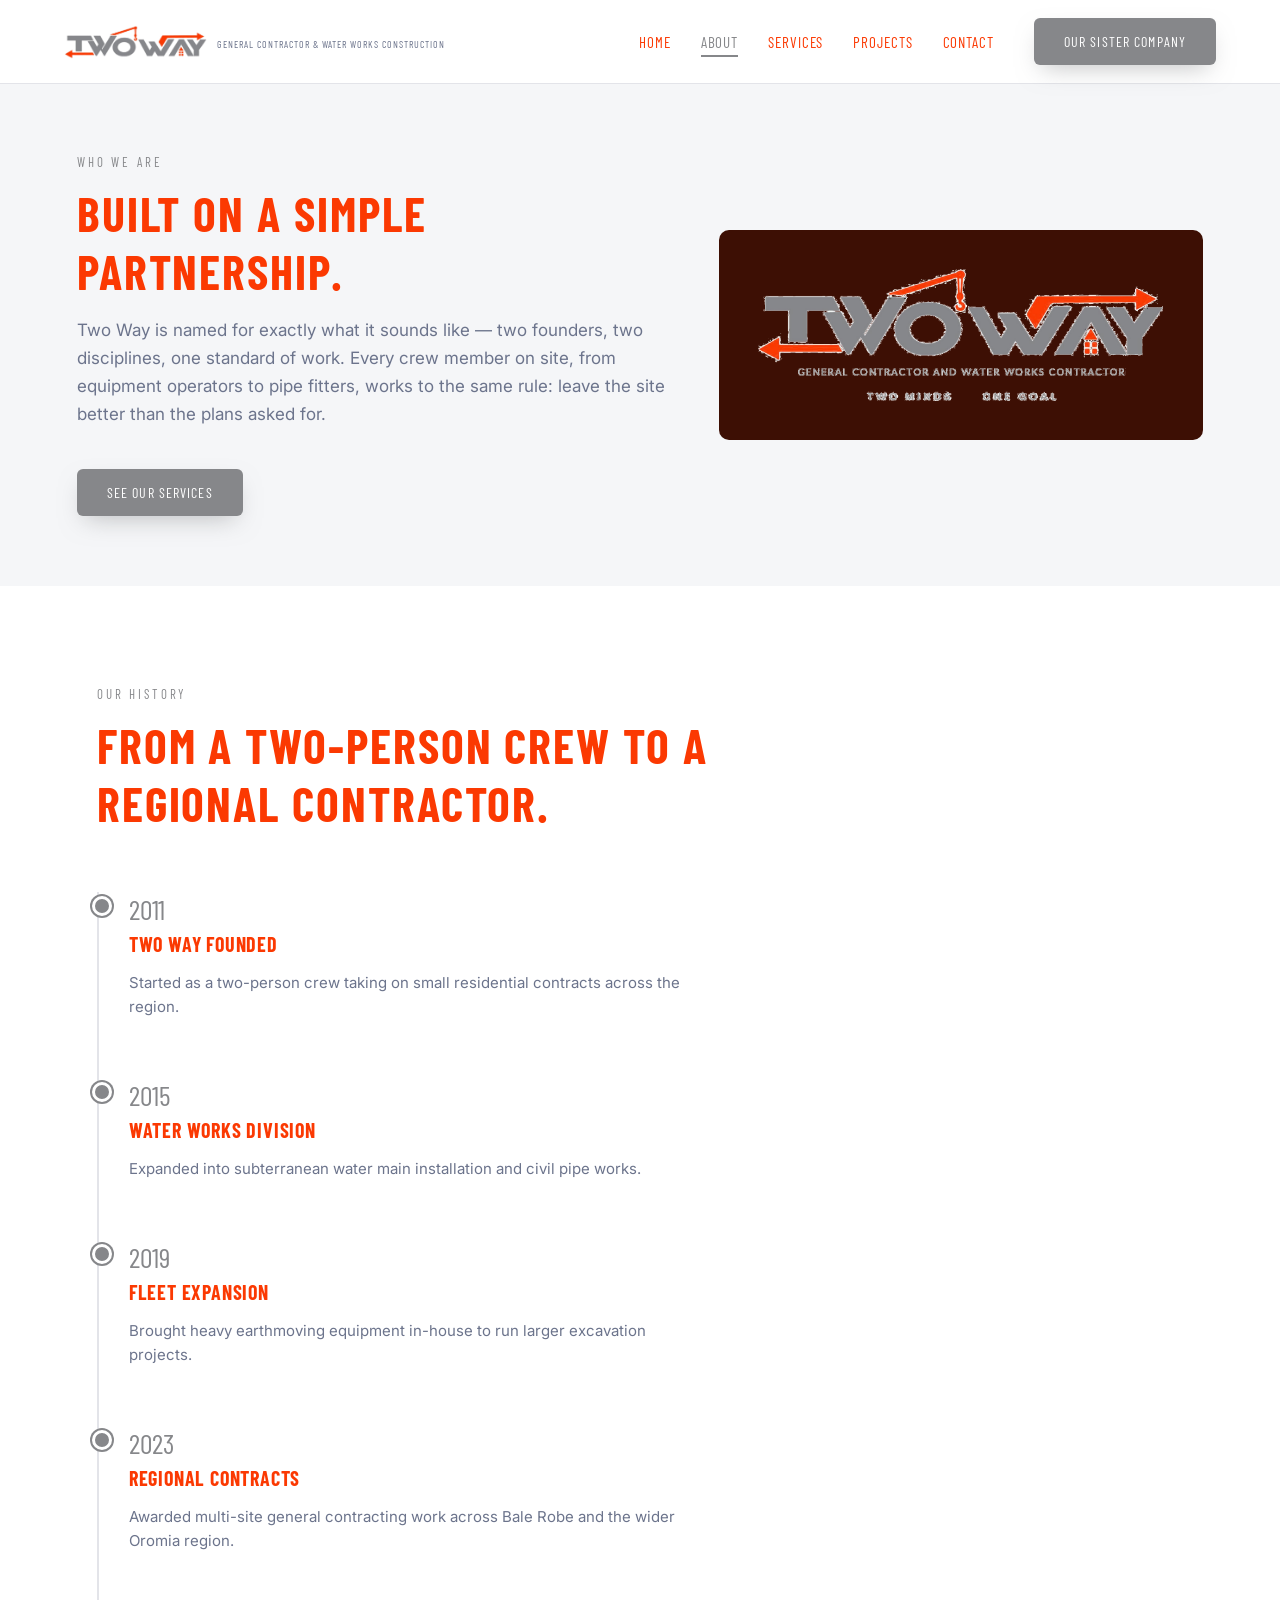
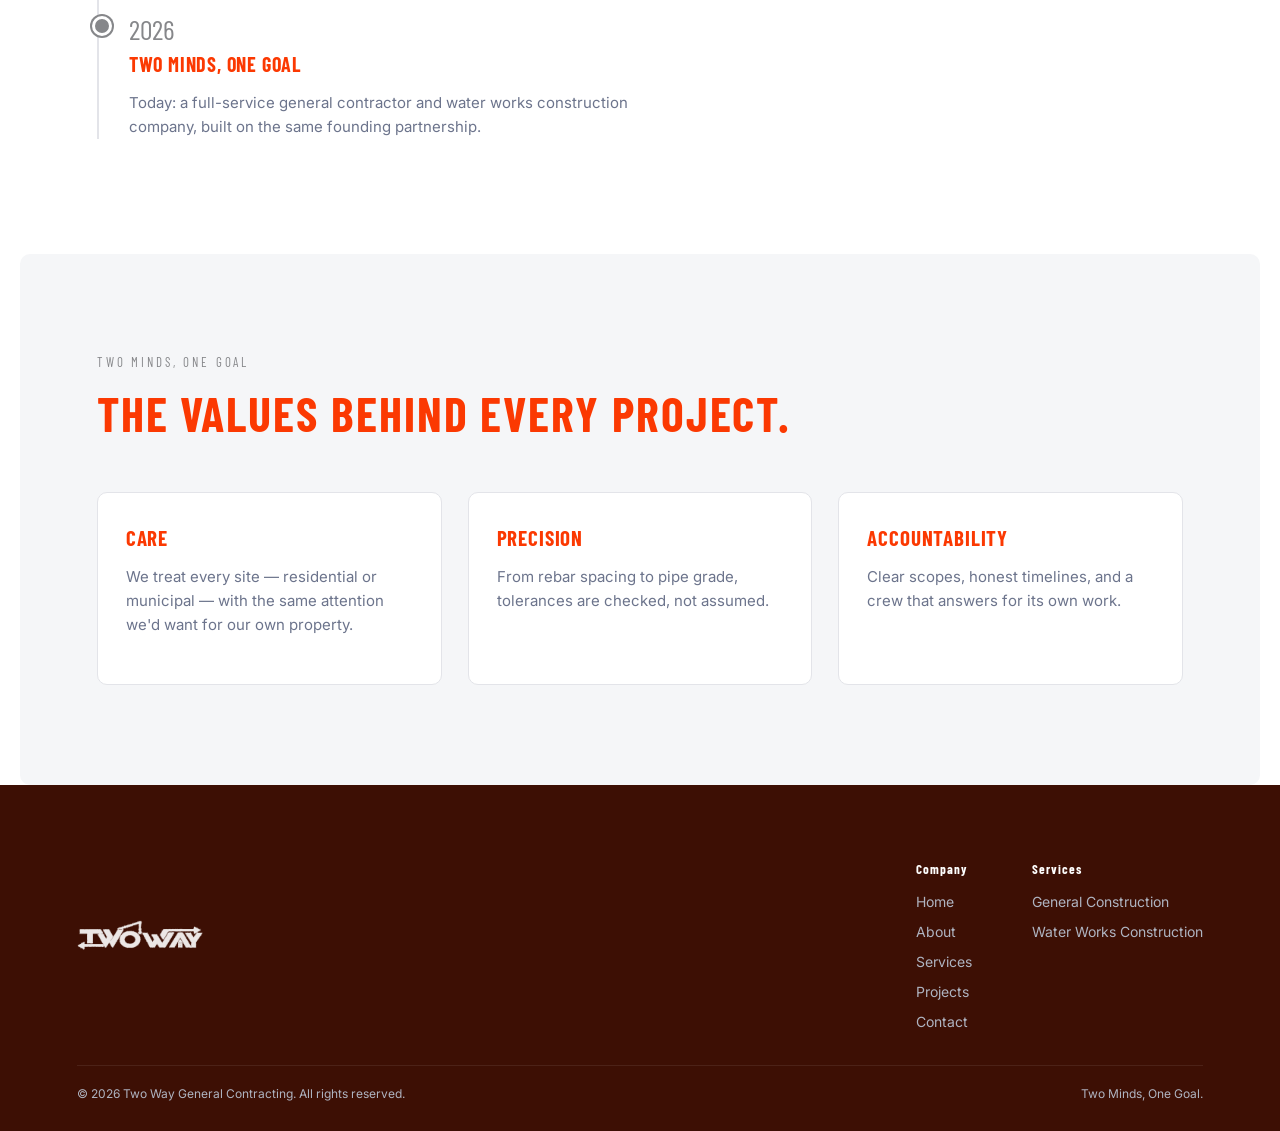
<file: about.html>
<!DOCTYPE html>
<html lang="en">
<head>
<meta charset="UTF-8">
<meta name="viewport" content="width=device-width, initial-scale=1">
<title>About | Two Way</title>
<meta name="description" content="Two Way's history — from a two-person crew to a full regional general contractor.">
<link rel="preconnect" href="https://fonts.googleapis.com">
<link href="https://fonts.googleapis.com/css2?family=Barlow+Condensed:wght@500;600;700&family=Inter:wght@400;500;600&display=swap" rel="stylesheet">
<link rel="stylesheet" href="css/styles.css">
</head>
<body>

<header class="site-header">
  <a href="index.html" class="brand">
    <img src="assets/images/logo.png" alt="Two Way logo">
    <div class="brand__text">
      <span class="brand__tag">GENERAL CONTRACTOR &amp; WATER WORKS CONSTRUCTION</span>
    </div>
  </a>
  <nav class="nav">
    <ul class="nav__list">
      <li><a href="index.html">Home</a></li>
      <li><a href="about.html" aria-current="page">About</a></li>
      <li><a href="services.html">Services</a></li>
      <li><a href="projects.html">Projects</a></li>
      <li><a href="contact.html">Contact</a></li>
      <li class="nav__list-cta"><a href="narmss.html" class="btn btn--primary">Our Sister Company</a></li>
    </ul>
    <a href="narmss.html" class="btn btn--primary nav__cta">Our Sister Company</a>
    <button class="nav__toggle" aria-label="Toggle navigation" aria-expanded="false">
      <span></span><span></span><span></span>
    </button>
  </nav>
</header>

<main>
  <section class="about-hero">
    <div class="about-hero__grid">
      <div>
        <span class="eyebrow reveal">Who we are</span>
        <h1 class="section__title reveal">Built on a simple partnership.</h1>
        <p class="section__lede reveal">Two Way is named for exactly what it sounds like — two founders, two disciplines, one standard of work. Every crew member on site, from equipment operators to pipe fitters, works to the same rule: leave the site better than the plans asked for.</p>
        <a href="services.html" class="btn btn--primary reveal" style="margin-top:24px;">See Our Services</a>
      </div>
      <img src="assets/images/logo-full.png" alt="Two Way — General Contractor & Water Works Construction, Two Minds One Goal" class="reveal" style="background:var(--navy-deep); padding:36px; border-radius:var(--radius);">
    </div>
  </section>

  <section class="section">
    <span class="eyebrow reveal">Our history</span>
    <h2 class="section__title reveal">From a two-person crew to a regional contractor.</h2>

    <div class="timeline">
      <div class="timeline__item reveal">
        <span class="timeline__year">2011</span>
        <h3>Two Way Founded</h3>
        <p>Started as a two-person crew taking on small residential contracts across the region.</p>
      </div>
      <div class="timeline__item reveal">
        <span class="timeline__year">2015</span>
        <h3>Water Works Division</h3>
        <p>Expanded into subterranean water main installation and civil pipe works.</p>
      </div>
      <div class="timeline__item reveal">
        <span class="timeline__year">2019</span>
        <h3>Fleet Expansion</h3>
        <p>Brought heavy earthmoving equipment in-house to run larger excavation projects.</p>
      </div>
      <div class="timeline__item reveal">
        <span class="timeline__year">2023</span>
        <h3>Regional Contracts</h3>
        <p>Awarded multi-site general contracting work across Bale Robe and the wider Oromia region.</p>
      </div>
      <div class="timeline__item reveal">
        <span class="timeline__year">2026</span>
        <h3>Two Minds, One Goal</h3>
        <p>Today: a full-service general contractor and water works construction company, built on the same founding partnership.</p>
      </div>
    </div>
  </section>

  <section class="section section--alt">
    <span class="eyebrow reveal">Two minds, one goal</span>
    <h2 class="section__title reveal">The values behind every project.</h2>
    <div class="grid">
      <div class="card reveal">
        <h3>Care</h3>
        <p>We treat every site — residential or municipal — with the same attention we'd want for our own property.</p>
        <div class="card__bar"></div>
      </div>
      <div class="card reveal">
        <h3>Precision</h3>
        <p>From rebar spacing to pipe grade, tolerances are checked, not assumed.</p>
        <div class="card__bar"></div>
      </div>
      <div class="card reveal">
        <h3>Accountability</h3>
        <p>Clear scopes, honest timelines, and a crew that answers for its own work.</p>
        <div class="card__bar"></div>
      </div>
    </div>
  </section>
</main>

<footer class="site-footer">
  <div class="site-footer__row">
    <div class="site-footer__brand">
      <img src="assets/images/logo.png" alt="Two Way logo" style="filter:brightness(0) invert(1); opacity:.9;">
    </div>
    <div class="site-footer__cols">
      <div class="site-footer__col">
        <h5>Company</h5>
        <ul>
          <li><a href="index.html">Home</a></li>
          <li><a href="about.html">About</a></li>
          <li><a href="services.html">Services</a></li>
          <li><a href="projects.html">Projects</a></li>
          <li><a href="contact.html">Contact</a></li>
        </ul>
      </div>
      <div class="site-footer__col">
        <h5>Services</h5>
        <ul>
          <li><a href="services.html">General Construction</a></li>
          <li><a href="services.html">Water Works Construction</a></li>
        </ul>
      </div>
    </div>
  </div>
  <div class="site-footer__bottom">
    <span>&copy; 2026 Two Way General Contracting. All rights reserved.</span>
    <span>Two Minds, One Goal.</span>
  </div>
</footer>

<script src="js/main.js"></script>
</body>
</html>
</file>
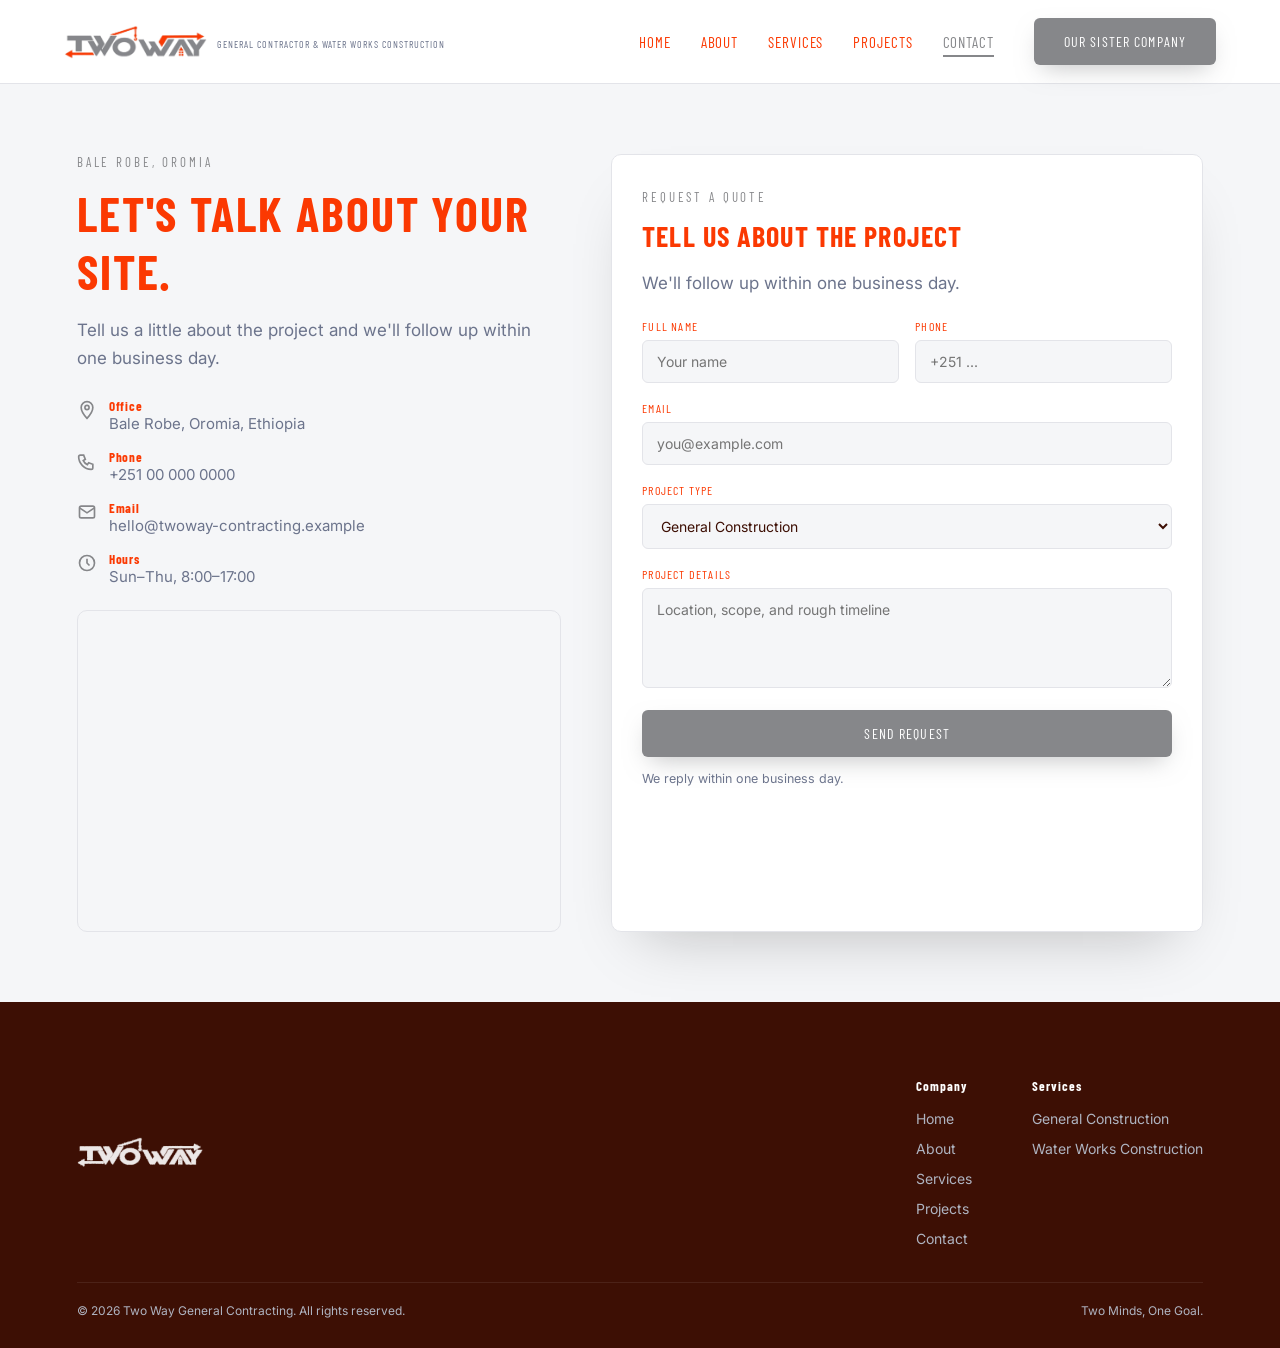
<file: contact.html>
<!DOCTYPE html>
<html lang="en">
<head>
<meta charset="UTF-8">
<meta name="viewport" content="width=device-width, initial-scale=1">
<title>Contact | Two Way</title>
<meta name="description" content="Get in touch with Two Way General Contracting & Water Works Construction, Bale Robe, Oromia, Ethiopia.">
<link rel="preconnect" href="https://fonts.googleapis.com">
<link href="https://fonts.googleapis.com/css2?family=Barlow+Condensed:wght@500;600;700&family=Inter:wght@400;500;600&display=swap" rel="stylesheet">
<link rel="stylesheet" href="css/styles.css">
</head>
<body>

<header class="site-header">
  <a href="index.html" class="brand">
    <img src="assets/images/logo.png" alt="Two Way logo">
    <div class="brand__text">
      <span class="brand__tag">GENERAL CONTRACTOR &amp; WATER WORKS CONSTRUCTION</span>
    </div>
  </a>
  <nav class="nav">
    <ul class="nav__list">
      <li><a href="index.html">Home</a></li>
      <li><a href="about.html">About</a></li>
      <li><a href="services.html">Services</a></li>
      <li><a href="projects.html">Projects</a></li>
      <li><a href="contact.html" aria-current="page">Contact</a></li>
      <li class="nav__list-cta"><a href="narmss.html" class="btn btn--primary">Our Sister Company</a></li>
    </ul>
    <a href="narmss.html" class="btn btn--primary nav__cta">Our Sister Company</a>
    <button class="nav__toggle" aria-label="Toggle navigation" aria-expanded="false">
      <span></span><span></span><span></span>
    </button>
  </nav>
</header>

<main>
  <section class="contact-hero">
    <div class="contact-grid">
      <div class="contact-info reveal">
        <span class="eyebrow">Bale Robe, Oromia</span>
        <h1 class="section__title">Let's talk about your site.</h1>
        <p class="section__lede">Tell us a little about the project and we'll follow up within one business day.</p>
        <ul>
          <li>
            <span class="contact-info__icon"><svg viewBox="0 0 24 24" fill="none"><path d="M12 22s7-7.5 7-13a7 7 0 1 0-14 0c0 5.5 7 13 7 13z" stroke="#86878A" stroke-width="2"/><circle cx="12" cy="9" r="2.5" stroke="#86878A" stroke-width="2"/></svg></span>
            <span><b>Office</b>Bale Robe, Oromia, Ethiopia</span>
          </li>
          <li>
            <span class="contact-info__icon"><svg viewBox="0 0 24 24" fill="none"><path d="M4 5h4l2 5-2.5 1.5a11 11 0 0 0 5 5L14 14l5 2v4a2 2 0 0 1-2 2C9 22 2 15 2 7a2 2 0 0 1 2-2z" stroke="#86878A" stroke-width="2"/></svg></span>
            <span><b>Phone</b>+251 00 000 0000</span>
          </li>
          <li>
            <span class="contact-info__icon"><svg viewBox="0 0 24 24" fill="none"><rect x="3" y="5" width="18" height="14" rx="2" stroke="#86878A" stroke-width="2"/><path d="M3 7l9 6 9-6" stroke="#86878A" stroke-width="2"/></svg></span>
            <span><b>Email</b>hello@twoway-contracting.example</span>
          </li>
          <li>
            <span class="contact-info__icon"><svg viewBox="0 0 24 24" fill="none"><circle cx="12" cy="12" r="9" stroke="#86878A" stroke-width="2"/><path d="M12 7v5l3 3" stroke="#86878A" stroke-width="2"/></svg></span>
            <span><b>Hours</b>Sun&ndash;Thu, 8:00&ndash;17:00</span>
          </li>
        </ul>
        <div class="map-embed">
          <iframe title="Two Way office location — Bale Robe" loading="lazy" src="https://www.google.com/maps?q=Bale%20Robe,Oromia,Ethiopia&output=embed"></iframe>
        </div>
      </div>

      <form class="contact-panel reveal" id="contact-form">
        <span class="eyebrow">Request a Quote</span>
        <h2 class="section__title" style="font-size:28px;">Tell us about the project</h2>
        <p class="section__lede" style="margin-bottom:6px;">We'll follow up within one business day.</p>

        <div class="field-row" style="margin-top:22px;">
          <div class="field">
            <label for="name">Full Name</label>
            <input id="name" name="name" type="text" required placeholder="Your name">
          </div>
          <div class="field">
            <label for="phone">Phone</label>
            <input id="phone" name="phone" type="tel" placeholder="+251 ...">
          </div>
        </div>
        <div class="field">
          <label for="email">Email</label>
          <input id="email" name="email" type="email" required placeholder="you@example.com">
        </div>
        <div class="field">
          <label for="type">Project Type</label>
          <select id="type" name="type">
            <option>General Construction</option>
            <option>Water Works Construction</option>
            <option>Both</option>
          </select>
        </div>
        <div class="field">
          <label for="scope">Project Details</label>
          <textarea id="scope" name="scope" required placeholder="Location, scope, and rough timeline"></textarea>
        </div>

        <button type="submit" class="btn btn--primary" style="width:100%; justify-content:center;">Send Request</button>
        <p class="form-note">We reply within one business day.</p>
      </form>
    </div>
  </section>
</main>

<footer class="site-footer">
  <div class="site-footer__row">
    <div class="site-footer__brand">
      <img src="assets/images/logo.png" alt="Two Way logo" style="filter:brightness(0) invert(1); opacity:.9;">
    </div>
    <div class="site-footer__cols">
      <div class="site-footer__col">
        <h5>Company</h5>
        <ul>
          <li><a href="index.html">Home</a></li>
          <li><a href="about.html">About</a></li>
          <li><a href="services.html">Services</a></li>
          <li><a href="projects.html">Projects</a></li>
          <li><a href="contact.html">Contact</a></li>
        </ul>
      </div>
      <div class="site-footer__col">
        <h5>Services</h5>
        <ul>
          <li><a href="services.html">General Construction</a></li>
          <li><a href="services.html">Water Works Construction</a></li>
        </ul>
      </div>
    </div>
  </div>
  <div class="site-footer__bottom">
    <span>&copy; 2026 Two Way General Contracting. All rights reserved.</span>
    <span>Two Minds, One Goal.</span>
  </div>
</footer>

<script src="js/main.js"></script>
</body>
</html>
</file>
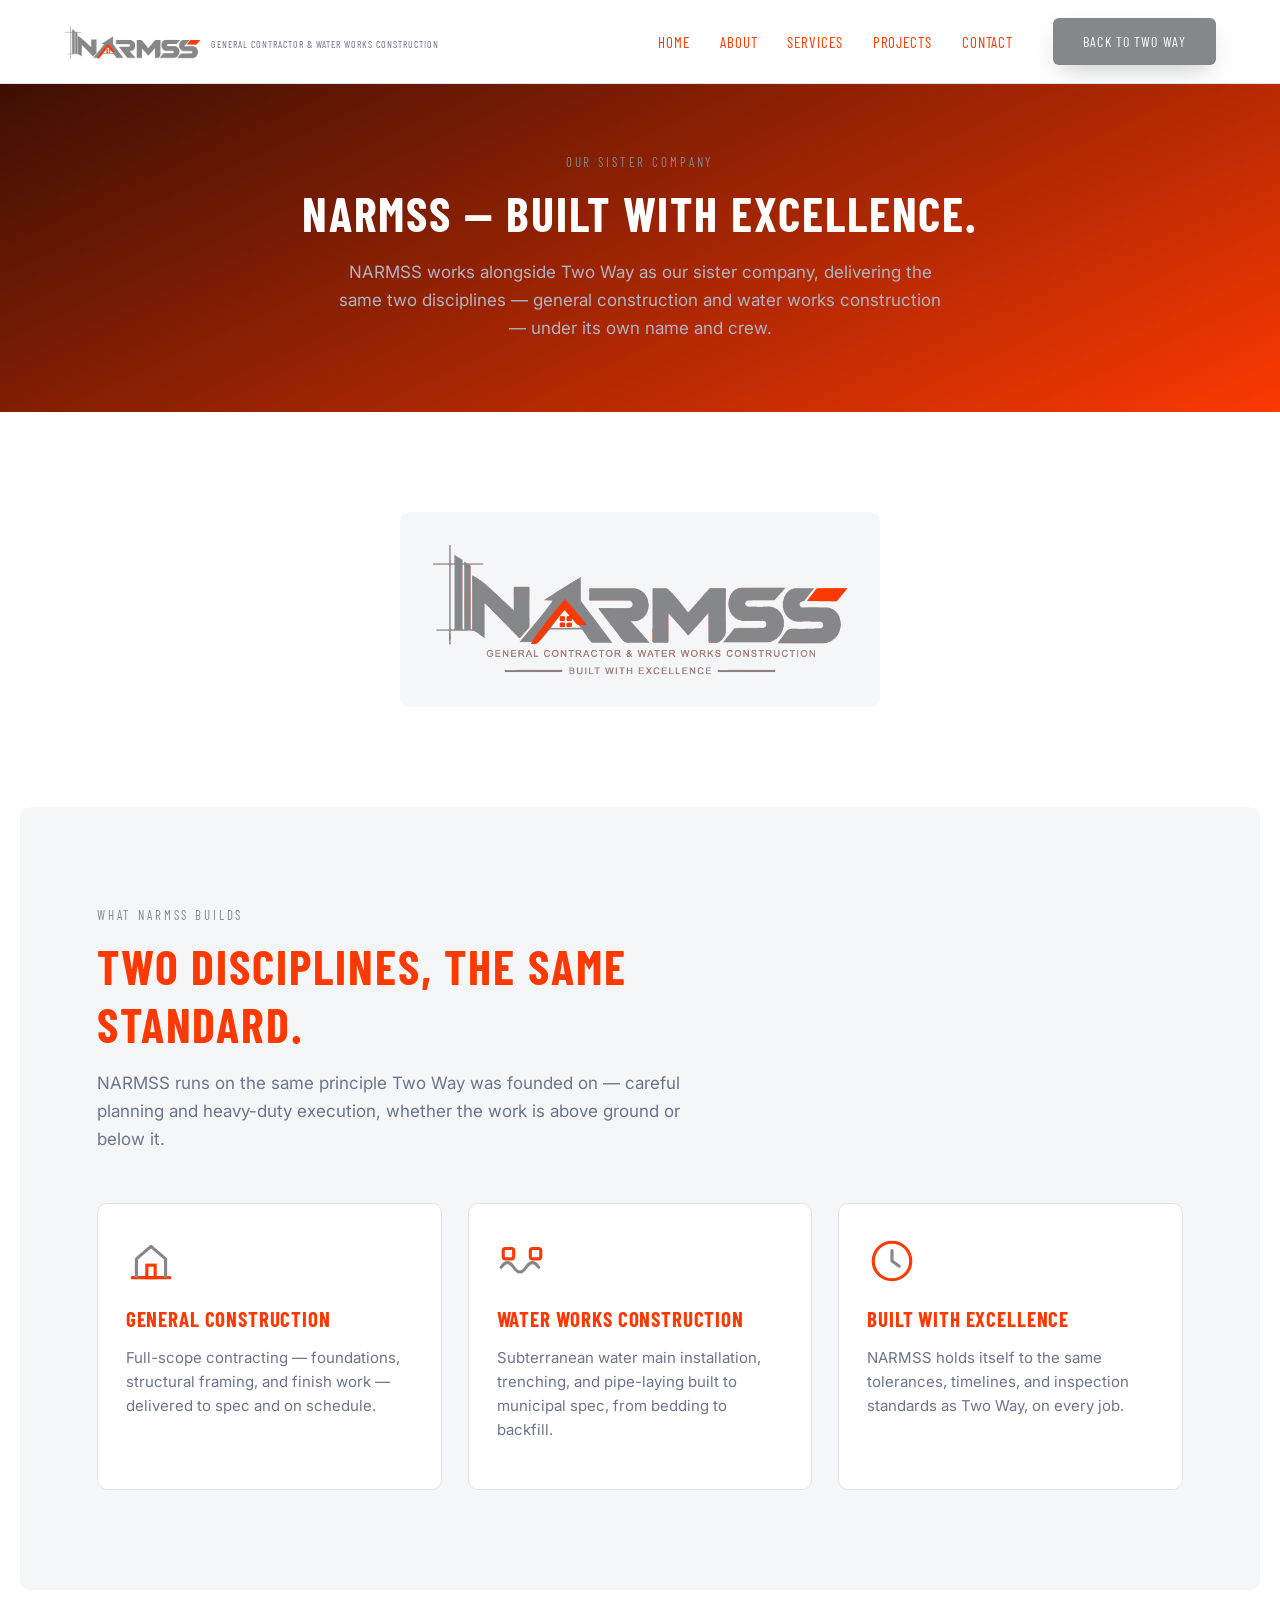
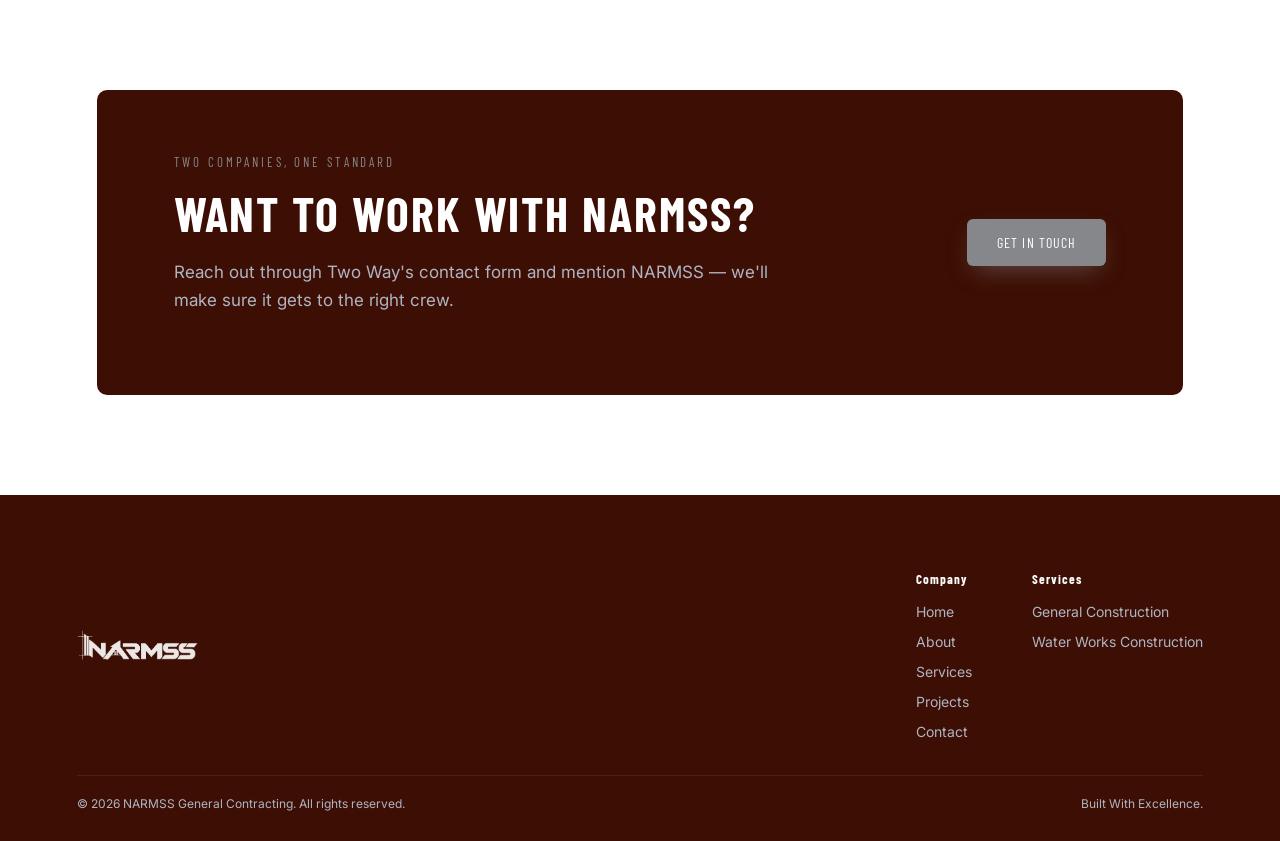
<file: narmss.html>
<!DOCTYPE html>
<html lang="en">
<head>
<meta charset="UTF-8">
<meta name="viewport" content="width=device-width, initial-scale=1">
<title>NARMSS | Our Sister Company</title>
<meta name="description" content="NARMSS — Two Way's sister company. General Contractor and Water Works Construction, built with excellence.">
<link rel="preconnect" href="https://fonts.googleapis.com">
<link href="https://fonts.googleapis.com/css2?family=Barlow+Condensed:wght@500;600;700&family=Inter:wght@400;500;600&display=swap" rel="stylesheet">
<link rel="stylesheet" href="css/styles.css">
</head>
<body>

<header class="site-header">
  <a href="narmss.html" class="brand">
    <img src="assets/images/narmss-logo(1).png" alt="NARMSS logo">
    <div class="brand__text">
      <span class="brand__tag">GENERAL CONTRACTOR &amp; WATER WORKS CONSTRUCTION</span>
    </div>
  </a>
  <nav class="nav">
    <ul class="nav__list">
      <li><a href="index.html">Home</a></li>
      <li><a href="about.html">About</a></li>
      <li><a href="services.html">Services</a></li>
      <li><a href="projects.html">Projects</a></li>
      <li><a href="contact.html">Contact</a></li>
      <li class="nav__list-cta"><a href="index.html" class="btn btn--primary">Back to Two Way</a></li>
    </ul>
    <a href="index.html" class="btn btn--primary nav__cta">Back to Two Way</a>
    <button class="nav__toggle" aria-label="Toggle navigation" aria-expanded="false">
      <span></span><span></span><span></span>
    </button>
  </nav>
</header>

<main>
  <section class="services-hero">
    <span class="eyebrow reveal">Our sister company</span>
    <h1 class="section__title reveal">NARMSS — Built With Excellence.</h1>
    <p class="section__lede reveal">NARMSS works alongside Two Way as our sister company, delivering the same two disciplines — general construction and water works construction — under its own name and crew.</p>
  </section>

  <section class="section">
    <div class="about-hero__grid" style="grid-template-columns: 1fr; justify-items: center; text-align: center;">
      <img src="assets/images/narmss-logo-full.png" alt="NARMSS — General Contractor &amp; Water Works Construction, Built With Excellence" class="reveal" style="max-width: 480px; width: 100%; background: var(--grey-100); padding: 30px; border-radius: var(--radius);">
    </div>
  </section>

  <section class="section section--alt">
    <span class="eyebrow reveal">What NARMSS builds</span>
    <h2 class="section__title reveal">Two disciplines, the same standard.</h2>
    <p class="section__lede reveal">NARMSS runs on the same principle Two Way was founded on — careful planning and heavy-duty execution, whether the work is above ground or below it.</p>

    <div class="grid">
      <div class="card reveal">
        <div class="card__icon">
          <svg viewBox="0 0 48 48" fill="none" xmlns="http://www.w3.org/2000/svg">
            <path d="M6 40h36" stroke="#FB3902" stroke-width="3" stroke-linecap="round"/>
            <path d="M10 40V22l14-12 14 12v18" stroke="#86878A" stroke-width="3" stroke-linejoin="round"/>
            <rect x="20" y="28" width="8" height="12" stroke="#FB3902" stroke-width="3"/>
          </svg>
        </div>
        <h3>General Construction</h3>
        <p>Full-scope contracting — foundations, structural framing, and finish work — delivered to spec and on schedule.</p>
        <div class="card__bar"></div>
      </div>
      <div class="card reveal">
        <div class="card__icon">
          <svg viewBox="0 0 48 48" fill="none" xmlns="http://www.w3.org/2000/svg">
            <path d="M4 30c4-6 8-6 12 0s8 6 12 0 8-6 12 0" stroke="#86878A" stroke-width="3" stroke-linecap="round"/>
            <rect x="6" y="12" width="10" height="10" rx="2" stroke="#FB3902" stroke-width="3"/>
            <rect x="32" y="12" width="10" height="10" rx="2" stroke="#FB3902" stroke-width="3"/>
          </svg>
        </div>
        <h3>Water Works Construction</h3>
        <p>Subterranean water main installation, trenching, and pipe-laying built to municipal spec, from bedding to backfill.</p>
        <div class="card__bar"></div>
      </div>
      <div class="card reveal">
        <div class="card__icon">
          <svg viewBox="0 0 48 48" fill="none" xmlns="http://www.w3.org/2000/svg">
            <circle cx="24" cy="24" r="18" stroke="#FB3902" stroke-width="3"/>
            <path d="M24 14v10l7 5" stroke="#86878A" stroke-width="3" stroke-linecap="round" stroke-linejoin="round"/>
          </svg>
        </div>
        <h3>Built With Excellence</h3>
        <p>NARMSS holds itself to the same tolerances, timelines, and inspection standards as Two Way, on every job.</p>
        <div class="card__bar"></div>
      </div>
    </div>
  </section>

  <section class="section">
    <div class="cta-band reveal">
      <div class="cta-band__inner">
        <div>
          <span class="eyebrow">Two companies, one standard</span>
          <h2 class="section__title">Want to work with NARMSS?</h2>
          <p class="section__lede">Reach out through Two Way's contact form and mention NARMSS — we'll make sure it gets to the right crew.</p>
        </div>
        <a href="contact.html" class="btn btn--primary">Get in Touch</a>
      </div>
    </div>
  </section>
</main>

<footer class="site-footer">
  <div class="site-footer__row">
    <div class="site-footer__brand">
      <img src="assets/images/narmss-logo(1).png" alt="NARMSS logo" style="filter:brightness(0) invert(1); opacity:.9;">
    </div>
    <div class="site-footer__cols">
      <div class="site-footer__col">
        <h5>Company</h5>
        <ul>
          <li><a href="index.html">Home</a></li>
          <li><a href="about.html">About</a></li>
          <li><a href="services.html">Services</a></li>
          <li><a href="projects.html">Projects</a></li>
          <li><a href="contact.html">Contact</a></li>
        </ul>
      </div>
      <div class="site-footer__col">
        <h5>Services</h5>
        <ul>
          <li><a href="services.html">General Construction</a></li>
          <li><a href="services.html">Water Works Construction</a></li>
        </ul>
      </div>
    </div>
  </div>
  <div class="site-footer__bottom">
    <span>&copy; 2026 NARMSS General Contracting. All rights reserved.</span>
    <span>Built With Excellence.</span>
  </div>
</footer>

<script src="js/main.js"></script>
</body>
</html>
</file>
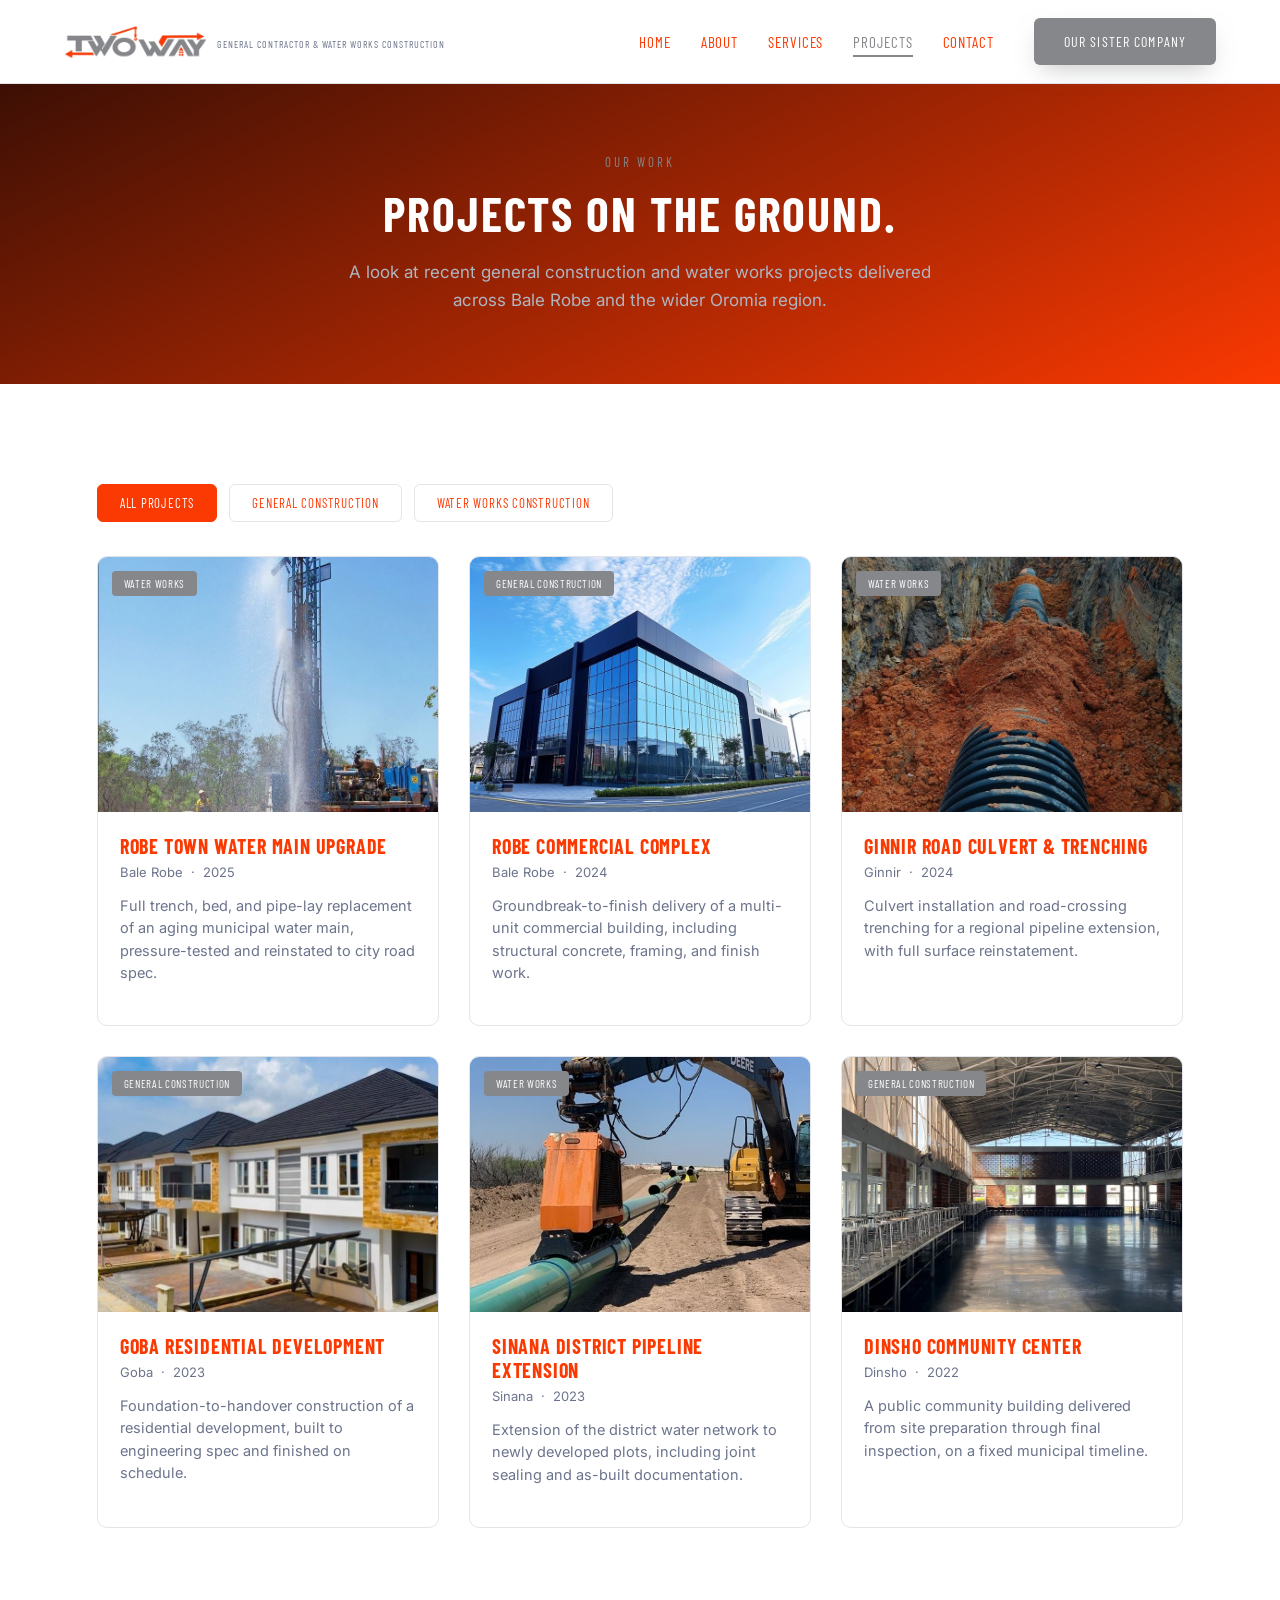
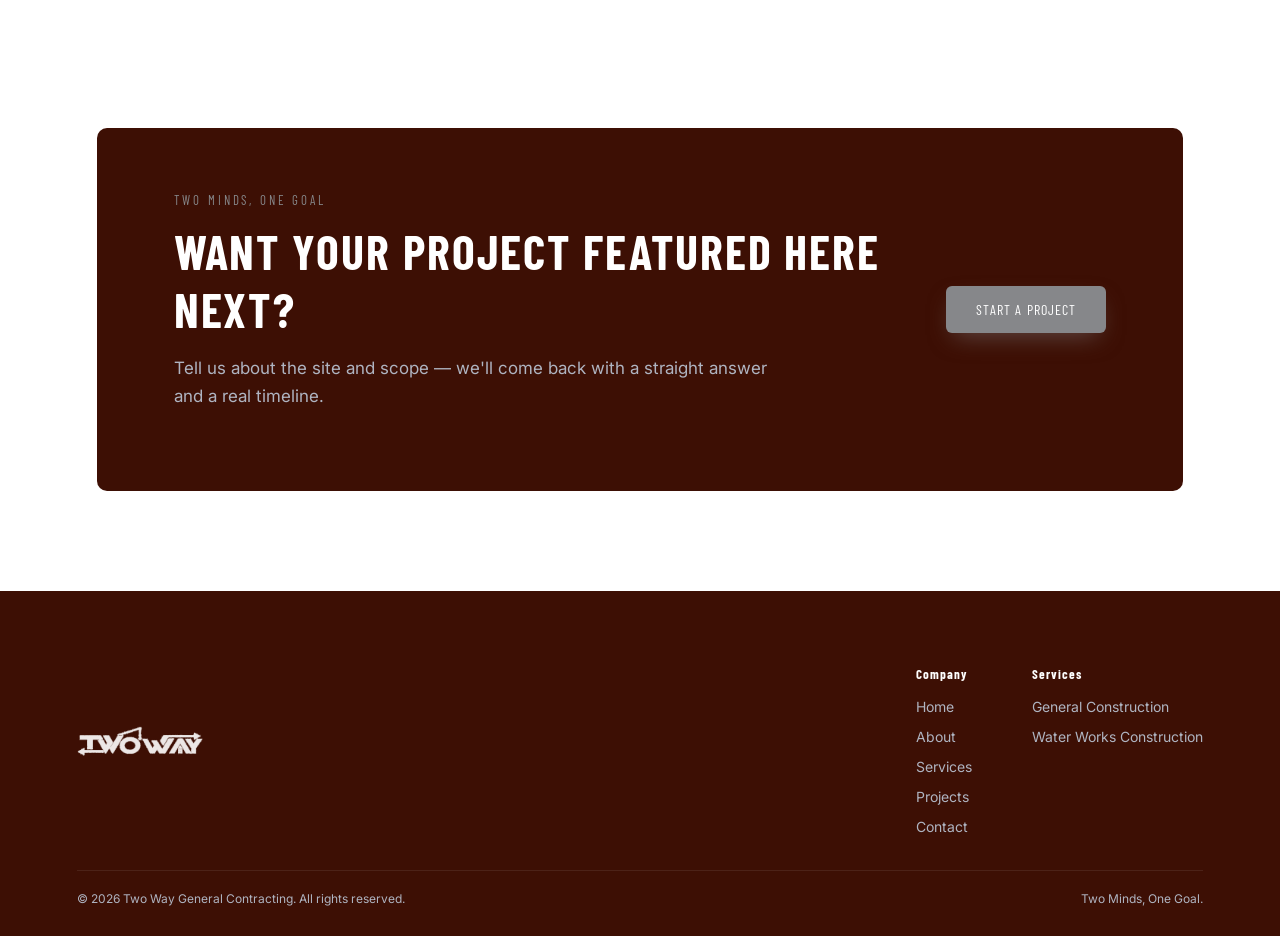
<file: projects.html>
<!DOCTYPE html>
<html lang="en">
<head>
<meta charset="UTF-8">
<meta name="viewport" content="width=device-width, initial-scale=1">
<title>Projects | Two Way</title>
<meta name="description" content="Recent Two Way projects — general construction and water works construction across Bale Robe and the Oromia region.">
<link rel="preconnect" href="https://fonts.googleapis.com">
<link href="https://fonts.googleapis.com/css2?family=Barlow+Condensed:wght@500;600;700&family=Inter:wght@400;500;600&display=swap" rel="stylesheet">
<link rel="stylesheet" href="css/styles.css">
</head>
<body>

<header class="site-header">
  <a href="index.html" class="brand">
    <img src="assets/images/logo.png" alt="Two Way logo">
    <div class="brand__text">
      <span class="brand__tag">GENERAL CONTRACTOR &amp; WATER WORKS CONSTRUCTION</span>
    </div>
  </a>
  <nav class="nav">
    <ul class="nav__list">
      <li><a href="index.html">Home</a></li>
      <li><a href="about.html">About</a></li>
      <li><a href="services.html">Services</a></li>
      <li><a href="projects.html" aria-current="page">Projects</a></li>
      <li><a href="contact.html">Contact</a></li>
      <li class="nav__list-cta"><a href="narmss.html" class="btn btn--primary">Our Sister Company</a></li>
    </ul>
    <a href="narmss.html" class="btn btn--primary nav__cta">Our Sister Company</a>
    <button class="nav__toggle" aria-label="Toggle navigation" aria-expanded="false">
      <span></span><span></span><span></span>
    </button>
  </nav>
</header>

<main>
  <section class="services-hero">
    <span class="eyebrow reveal">Our work</span>
    <h1 class="section__title reveal">Projects on the ground.</h1>
    <p class="section__lede reveal">A look at recent general construction and water works projects delivered across Bale Robe and the wider Oromia region.</p>
  </section>

  <section class="section">
    <div class="filter-bar reveal">
      <button class="filter-btn active" data-filter="all" type="button">All Projects</button>
      <button class="filter-btn" data-filter="general" type="button">General Construction</button>
      <button class="filter-btn" data-filter="water" type="button">Water Works Construction</button>
    </div>

    <div class="project-grid">
      <article class="project-card reveal" data-category="water">
        <div class="project-card__img">
          <span class="project-card__tag">Water Works</span>
          <img src="assets/images/303289356178838341.jpeg" alt="Robe Town water main upgrade construction site" loading="lazy">
        </div>
        <div class="project-card__body">
          <h3>Robe Town Water Main Upgrade</h3>
          <div class="project-card__meta"><span>Bale Robe</span>&middot;<span>2025</span></div>
          <p class="desc">Full trench, bed, and pipe-lay replacement of an aging municipal water main, pressure-tested and reinstated to city road spec.</p>
        </div>
      </article>

      <article class="project-card reveal" data-category="general">
        <div class="project-card__img">
          <span class="project-card__tag">General Construction</span>
          <img src="assets/images/🏗️ Revolutionizing Auto Retail in the USA with a Modern Steel 4S Shop! 🏗️.jpeg" alt="Robe commercial complex under construction" loading="lazy">
        </div>
        <div class="project-card__body">
          <h3>Robe Commercial Complex</h3>
          <div class="project-card__meta"><span>Bale Robe</span>&middot;<span>2024</span></div>
          <p class="desc">Groundbreak-to-finish delivery of a multi-unit commercial building, including structural concrete, framing, and finish work.</p>
        </div>
      </article>

      <article class="project-card reveal" data-category="water">
        <div class="project-card__img">
          <span class="project-card__tag">Water Works</span>
          <img src="assets/images/869617009290461518.jpeg" alt="Ginnir road culvert and trenching works" loading="lazy">
        </div>
        <div class="project-card__body">
          <h3>Ginnir Road Culvert &amp; Trenching</h3>
          <div class="project-card__meta"><span>Ginnir</span>&middot;<span>2024</span></div>
          <p class="desc">Culvert installation and road-crossing trenching for a regional pipeline extension, with full surface reinstatement.</p>
        </div>
      </article>

      <article class="project-card reveal" data-category="general">
        <div class="project-card__img">
          <span class="project-card__tag">General Construction</span>
          <img src="assets/images/590534569909367808.jpeg" alt="Goba residential development" loading="lazy">
        </div>
        <div class="project-card__body">
          <h3>Goba Residential Development</h3>
          <div class="project-card__meta"><span>Goba</span>&middot;<span>2023</span></div>
          <p class="desc">Foundation-to-handover construction of a residential development, built to engineering spec and finished on schedule.</p>
        </div>
      </article>

      <article class="project-card reveal" data-category="water">
        <div class="project-card__img">
          <span class="project-card__tag">Water Works</span>
          <img src="assets/images/Some place in NM.jpeg" alt="Sinana district pipeline extension" loading="lazy">
        </div>
        <div class="project-card__body">
          <h3>Sinana District Pipeline Extension</h3>
          <div class="project-card__meta"><span>Sinana</span>&middot;<span>2023</span></div>
          <p class="desc">Extension of the district water network to newly developed plots, including joint sealing and as-built documentation.</p>
        </div>
      </article>

      <article class="project-card reveal" data-category="general">
        <div class="project-card__img">
          <span class="project-card__tag">General Construction</span>
          <img src="assets/images/Idea 4179708_ Community Center by Urban Precinct….jpeg" alt="Dinsho community center construction" loading="lazy">
        </div>
        <div class="project-card__body">
          <h3>Dinsho Community Center</h3>
          <div class="project-card__meta"><span>Dinsho</span>&middot;<span>2022</span></div>
          <p class="desc">A public community building delivered from site preparation through final inspection, on a fixed municipal timeline.</p>
        </div>
      </article>
    </div>
  </section>

  <section class="section">
    <div class="cta-band reveal">
      <div class="cta-band__inner">
        <div>
          <span class="eyebrow">Two minds, one goal</span>
          <h2 class="section__title">Want your project featured here next?</h2>
          <p class="section__lede">Tell us about the site and scope — we'll come back with a straight answer and a real timeline.</p>
        </div>
        <a href="contact.html" class="btn btn--primary">Start a Project</a>
      </div>
    </div>
  </section>
</main>

<footer class="site-footer">
  <div class="site-footer__row">
    <div class="site-footer__brand">
      <img src="assets/images/logo.png" alt="Two Way logo" style="filter:brightness(0) invert(1); opacity:.9;">
    </div>
    <div class="site-footer__cols">
      <div class="site-footer__col">
        <h5>Company</h5>
        <ul>
          <li><a href="index.html">Home</a></li>
          <li><a href="about.html">About</a></li>
          <li><a href="services.html">Services</a></li>
          <li><a href="projects.html">Projects</a></li>
          <li><a href="contact.html">Contact</a></li>
        </ul>
      </div>
      <div class="site-footer__col">
        <h5>Services</h5>
        <ul>
          <li><a href="services.html">General Construction</a></li>
          <li><a href="services.html">Water Works Construction</a></li>
        </ul>
      </div>
    </div>
  </div>
  <div class="site-footer__bottom">
    <span>&copy; 2026 Two Way General Contracting. All rights reserved.</span>
    <span>Two Minds, One Goal.</span>
  </div>
</footer>

<script src="js/main.js"></script>
</body>
</html>
</file>
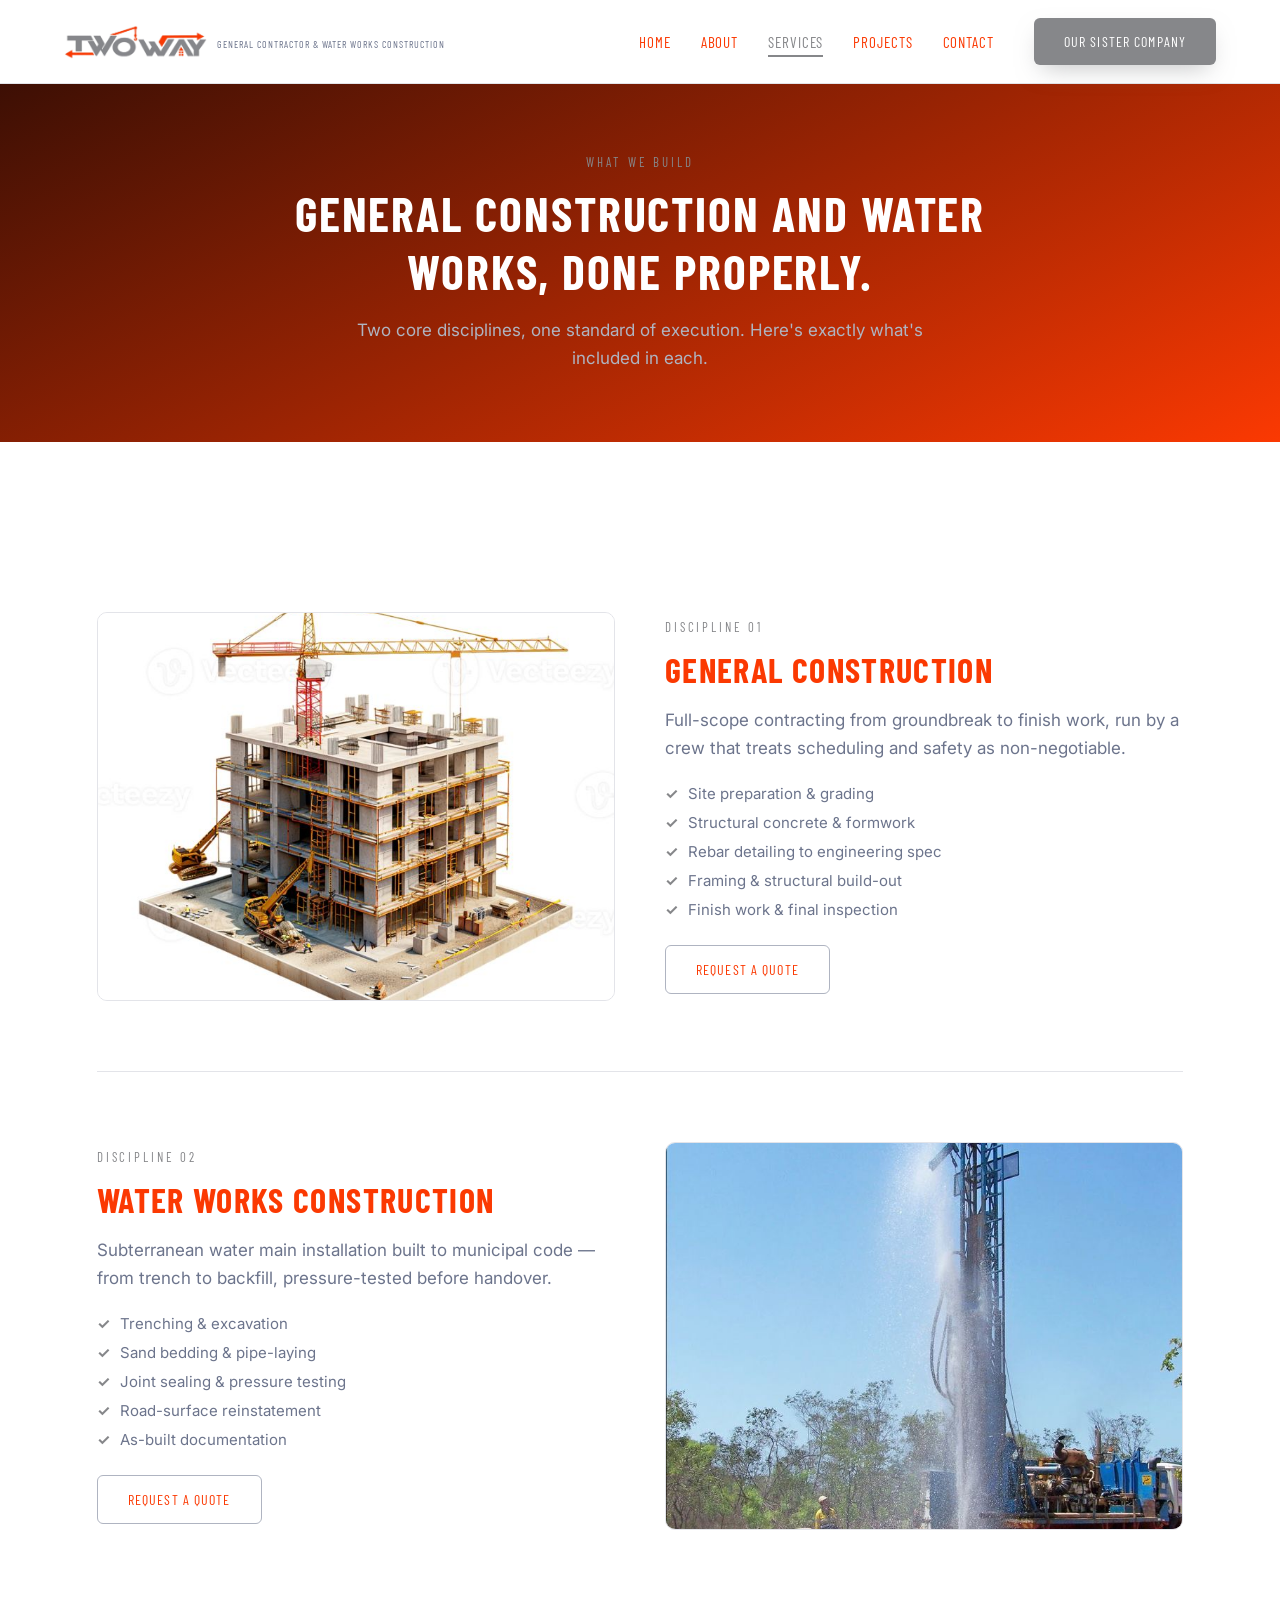
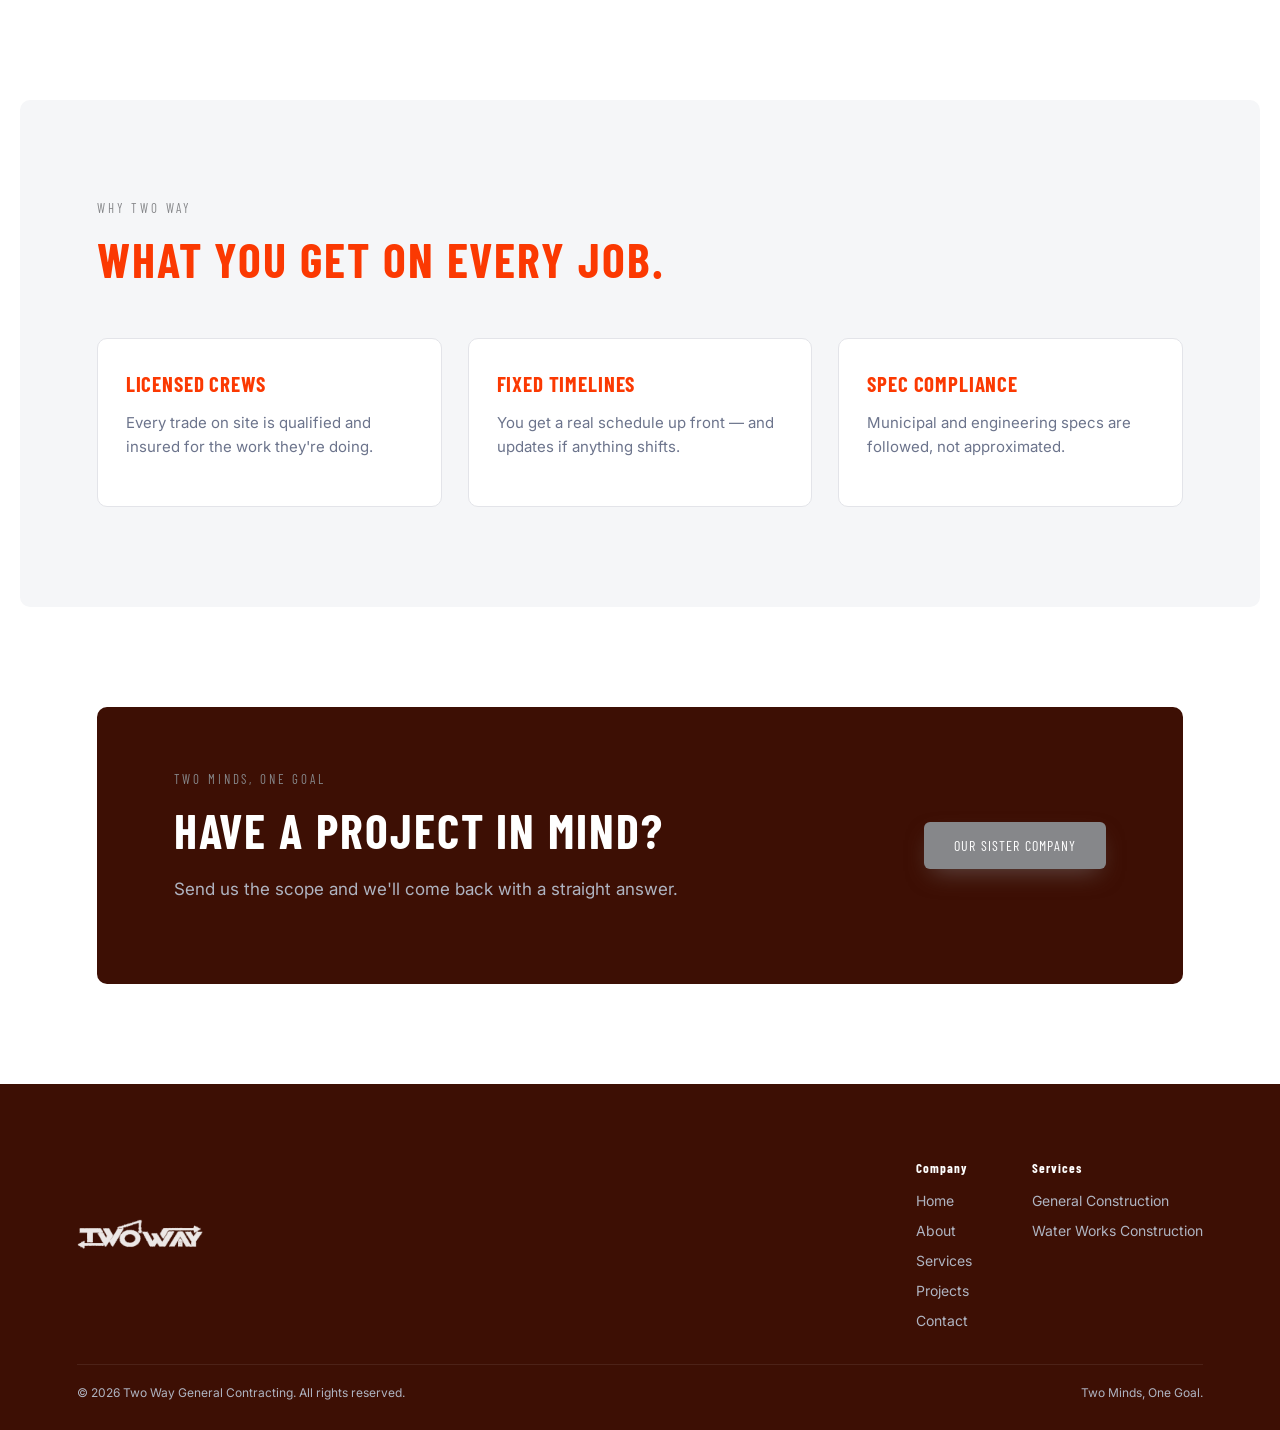
<file: services.html>
<!DOCTYPE html>
<html lang="en">
<head>
<meta charset="UTF-8">
<meta name="viewport" content="width=device-width, initial-scale=1">
<title>Services | Two Way</title>
<meta name="description" content="Two Way services — general construction and water works construction.">
<link rel="preconnect" href="https://fonts.googleapis.com">
<link href="https://fonts.googleapis.com/css2?family=Barlow+Condensed:wght@500;600;700&family=Inter:wght@400;500;600&display=swap" rel="stylesheet">
<link rel="stylesheet" href="css/styles.css">
</head>
<body>

<header class="site-header">
  <a href="index.html" class="brand">
    <img src="assets/images/logo.png" alt="Two Way logo">
    <div class="brand__text">
      <span class="brand__tag">GENERAL CONTRACTOR &amp; WATER WORKS CONSTRUCTION</span>
    </div>
  </a>
  <nav class="nav">
    <ul class="nav__list">
      <li><a href="index.html">Home</a></li>
      <li><a href="about.html">About</a></li>
      <li><a href="services.html" aria-current="page">Services</a></li>
      <li><a href="projects.html">Projects</a></li>
      <li><a href="contact.html">Contact</a></li>
      <li class="nav__list-cta"><a href="narmss.html" class="btn btn--primary">Our Sister Company</a></li>
    </ul>
    <a href="narmss.html" class="btn btn--primary nav__cta">Our Sister Company</a>
    <button class="nav__toggle" aria-label="Toggle navigation" aria-expanded="false">
      <span></span><span></span><span></span>
    </button>
  </nav>
</header>

<main>
  <section class="services-hero">
    <span class="eyebrow reveal">What we build</span>
    <h1 class="section__title reveal">General construction and water works, done properly.</h1>
    <p class="section__lede reveal">Two core disciplines, one standard of execution. Here's exactly what's included in each.</p>
  </section>

  <section class="section">
    <div class="service-block">
      <div class="service-block__art reveal">
        <img src="assets/images/Residential Building Under Construction on….jpeg" alt="Concrete building under construction" loading="lazy">
      </div>
      <div class="reveal">
        <span class="eyebrow">Discipline 01</span>
        <h2 class="section__title" style="font-size:34px;">General Construction</h2>
        <p class="section__lede">Full-scope contracting from groundbreak to finish work, run by a crew that treats scheduling and safety as non-negotiable.</p>
        <ul class="service-block__list">
          <li>Site preparation &amp; grading</li>
          <li>Structural concrete &amp; formwork</li>
          <li>Rebar detailing to engineering spec</li>
          <li>Framing &amp; structural build-out</li>
          <li>Finish work &amp; final inspection</li>
        </ul>
        <a href="contact.html" class="btn btn--outline-navy" style="margin-top:26px;">Request a Quote</a>
      </div>
    </div>

    <div class="service-block">
      <div class="service-block__art reveal">
        <img src="assets/images/303289356178838341.jpeg" alt="Water main pipes staged at a construction site" loading="lazy">
      </div>
      <div class="reveal">
        <span class="eyebrow">Discipline 02</span>
        <h2 class="section__title" style="font-size:34px;">Water Works Construction</h2>
        <p class="section__lede">Subterranean water main installation built to municipal code — from trench to backfill, pressure-tested before handover.</p>
        <ul class="service-block__list">
          <li>Trenching &amp; excavation</li>
          <li>Sand bedding &amp; pipe-laying</li>
          <li>Joint sealing &amp; pressure testing</li>
          <li>Road-surface reinstatement</li>
          <li>As-built documentation</li>
        </ul>
        <a href="contact.html" class="btn btn--outline-navy" style="margin-top:26px;">Request a Quote</a>
      </div>
    </div>
  </section>

  <section class="section section--alt">
    <span class="eyebrow reveal">Why Two Way</span>
    <h2 class="section__title reveal">What you get on every job.</h2>
    <div class="grid grid--3">
      <div class="card reveal"><h3>Licensed Crews</h3><p>Every trade on site is qualified and insured for the work they're doing.</p><div class="card__bar"></div></div>
      <div class="card reveal"><h3>Fixed Timelines</h3><p>You get a real schedule up front — and updates if anything shifts.</p><div class="card__bar"></div></div>
      <div class="card reveal"><h3>Spec Compliance</h3><p>Municipal and engineering specs are followed, not approximated.</p><div class="card__bar"></div></div>
    </div>
  </section>

  <section class="section">
    <div class="cta-band reveal">
      <div class="cta-band__inner">
        <div>
          <span class="eyebrow">Two minds, one goal</span>
          <h2 class="section__title">Have a project in mind?</h2>
          <p class="section__lede">Send us the scope and we'll come back with a straight answer.</p>
        </div>
        <a href="narmss.html" class="btn btn--primary">Our Sister Company</a>
      </div>
    </div>
  </section>
</main>

<footer class="site-footer">
  <div class="site-footer__row">
    <div class="site-footer__brand">
      <img src="assets/images/logo.png" alt="Two Way logo" style="filter:brightness(0) invert(1); opacity:.9;">
    </div>
    <div class="site-footer__cols">
      <div class="site-footer__col">
        <h5>Company</h5>
        <ul>
          <li><a href="index.html">Home</a></li>
          <li><a href="about.html">About</a></li>
          <li><a href="services.html">Services</a></li>
          <li><a href="projects.html">Projects</a></li>
          <li><a href="contact.html">Contact</a></li>
        </ul>
      </div>
      <div class="site-footer__col">
        <h5>Services</h5>
        <ul>
          <li><a href="services.html">General Construction</a></li>
          <li><a href="services.html">Water Works Construction</a></li>
        </ul>
      </div>
    </div>
  </div>
  <div class="site-footer__bottom">
    <span>&copy; 2026 Two Way General Contracting. All rights reserved.</span>
    <span>Two Minds, One Goal.</span>
  </div>
</footer>

<script src="js/main.js"></script>
</body>
</html>
</file>
<file: css/styles.css>
/* ==========================================================================
   TWO WAY — Construction & Water Works
   Standard responsive site. Brand: Burgundy #FB3902 (primary/dominant) | Gray #86878A (accent)
   ========================================================================== */

:root {
  --navy: #FB3902;
  --navy-2: #ff6a3d;
  --navy-deep: #3d0f04;
  --orange: #86878A;
  --orange-2: #a3a4a7;
  --white: #FFFFFF;
  --grey-100: #F5F6F8;
  --grey-200: #E3E4E9;
  --grey-400: #AFB4C1;
  --grey-600: #6C748C;
  --grey-900: #2A3040;

  --font-head: 'Barlow Condensed', 'Arial Narrow', sans-serif;
  --font-body: 'Inter', -apple-system, BlinkMacSystemFont, sans-serif;

  --header-h: 84px;
  --radius: 10px;
  --ease: cubic-bezier(.22,.9,.3,1);
  --container: 1240px;
}

* { box-sizing: border-box; }
html { scroll-behavior: smooth; overflow-x: hidden; width: 100%; }

body {
  margin: 0;
  font-family: var(--font-body);
  background: var(--white);
  color: var(--navy-deep);
  overflow-x: hidden;
}

h1, h2, h3, h4, .eyebrow {
  font-family: var(--font-head);
  text-transform: uppercase;
  letter-spacing: 0.04em;
  margin: 0;
  color: var(--navy);
}

a { color: inherit; text-decoration: none; }
img { max-width: 100%; display: block; }
ul { margin: 0; }

.wrap { max-width: var(--container); margin: 0 auto; padding: 0 6vw; }

/* ---------- Header ---------- */
.site-header {
  position: sticky; top: 0; left: 0; width: 100%; z-index: 500;
  height: var(--header-h);
  display: flex; align-items: center; justify-content: space-between; gap: 12px;
  padding: 0 5vw;
  background: rgba(255,255,255,.94);
  backdrop-filter: blur(10px);
  border-bottom: 1px solid var(--grey-200);
}
.brand { display: flex; align-items: center; gap: 10px; min-width: 0; flex: 1 1 auto; overflow: hidden; }
.brand img { height: 34px; width: auto; flex: 0 0 auto; }
.brand__text { display: flex; flex-direction: column; line-height: 1; min-width: 0; overflow: hidden; }
.brand__tag {
  color: var(--grey-600); font-size: 10px; letter-spacing: .1em; margin-top: 4px;
  font-family: var(--font-head); text-transform: uppercase;
  white-space: nowrap; overflow: hidden; text-overflow: ellipsis;
}

.nav { display: flex; align-items: center; gap: 34px; flex: 0 0 auto; }
.nav__list { list-style: none; display: flex; align-items: center; gap: 30px; margin: 0; padding: 0; }
.nav__list a {
  color: var(--navy); font-family: var(--font-head); font-size: 15px;
  letter-spacing: .06em; text-transform: uppercase; position: relative; padding: 6px 0;
}
.nav__list a::after {
  content: ''; position: absolute; left: 0; bottom: 0; width: 0; height: 2px;
  background: var(--orange); transition: width .3s var(--ease);
}
.nav__list a:hover::after, .nav__list a[aria-current="page"]::after { width: 100%; }
.nav__list a[aria-current="page"] { color: var(--orange); }

.nav__cta { margin-left: 6px; flex: 0 0 auto; white-space: nowrap; }

/* CTA duplicated inside the dropdown for mobile — hidden on desktop, since
   the inline .nav__cta above already covers that case there. */
.nav__list-cta { display: none; width: 100%; margin-top: 4px; }
.nav__list-cta a {
  display: flex; align-items: center; justify-content: center; width: 100%;
  padding: 14px 20px; border-radius: 6px; background: var(--orange); color: var(--white);
  font-family: var(--font-head); letter-spacing: .08em; text-transform: uppercase; font-size: 14px;
}
.nav__list-cta a::after { content: none; }

.nav__toggle {
  display: none; width: 40px; height: 40px; border: none; background: none; cursor: pointer;
  flex: 0 0 auto; flex-direction: column; justify-content: center; align-items: center; gap: 5px;
  position: relative; z-index: 600;
}
.nav__toggle span { display: block; width: 22px; height: 2px; background: var(--navy); border-radius: 2px; transition: transform .25s var(--ease), opacity .25s var(--ease); }
.nav__toggle[aria-expanded="true"] span:nth-child(1) { transform: translateY(7px) rotate(45deg); }
.nav__toggle[aria-expanded="true"] span:nth-child(2) { opacity: 0; }
.nav__toggle[aria-expanded="true"] span:nth-child(3) { transform: translateY(-7px) rotate(-45deg); }

/* Tablet & below: collapse the inline nav list + CTA into a hamburger menu */
@media (max-width: 900px) {
  .nav__list {
    position: fixed; top: var(--header-h); left: 0; right: 0; z-index: 450;
    flex-direction: column; align-items: stretch; background: var(--white); padding: 18px 6vw 28px;
    gap: 18px; transform: translateY(-120%); transition: transform .35s var(--ease);
    border-bottom: 1px solid var(--grey-200); box-shadow: 0 20px 30px -20px rgba(0,0,0,.15);
    max-height: calc(100svh - var(--header-h)); overflow-y: auto;
    visibility: hidden;
  }
  .nav__list.open { transform: translateY(0); visibility: visible; }
  .nav__toggle { display: flex; }
  .nav__cta { display: none !important; }
  .nav__list-cta { display: block; }
}

/* Phones: the long tagline doesn't fit next to logo + hamburger, so drop it
   and shrink the header/logo instead of letting anything overlap or clip. */
@media (max-width: 560px) {
  :root { --header-h: 64px; }
  .site-header { padding: 0 4vw; }
  .brand img { height: 26px; }
  .brand__tag { display: none; }
  .nav { gap: 14px; }
}

/* ---------- Hero (Home) ---------- */
.hero {
  position: relative; overflow: hidden;
  background: linear-gradient(155deg, var(--navy-deep) 0%, var(--navy) 55%, var(--navy-2) 100%);
  padding: 90px 6vw 0;
}
.hero__grid {
  max-width: var(--container); margin: 0 auto;
  display: grid; grid-template-columns: 1.05fr 0.95fr; gap: 40px; align-items: center;
  min-height: 78svh;
}
.hero__eyebrow { color: var(--orange); font-size: 13px; letter-spacing: .22em; }
.hero h1 { color: var(--white); font-size: clamp(38px,5.6vw,68px); line-height: 1.02; margin-top: 16px; }
.hero h1 span { color: var(--orange); }
.hero p.lede { color: var(--grey-400); font-family: var(--font-body); font-size: 17px; line-height: 1.65; text-transform: none; letter-spacing: normal; max-width: 480px; margin-top: 20px; }
.hero__ctas { display: flex; gap: 16px; margin-top: 32px; flex-wrap: wrap; }
.hero__stats { display: flex; gap: 36px; margin-top: 54px; flex-wrap: wrap; }
.hero__stats div b { display: block; color: var(--orange); font-family: var(--font-head); font-size: 30px; }
.hero__stats div span { color: var(--grey-400); font-size: 12px; letter-spacing: .08em; text-transform: uppercase; font-family: var(--font-head); }

.hero__art { position: relative; height: 420px; border-radius: var(--radius); overflow: hidden; box-shadow: 0 30px 60px -20px rgba(0,0,0,.5); }
.hero__art img { width: 100%; height: 100%; object-fit: cover; display: block; }
.hero__art::after { content: ''; position: absolute; inset: 0; background: linear-gradient(180deg, rgba(16,24,39,0) 55%, rgba(16,24,39,.55) 100%); pointer-events: none; }

/* ---------- Sections ---------- */
.section { padding: 100px 6vw; max-width: var(--container); margin: 0 auto; }
.section--tight { padding-top: 64px; padding-bottom: 64px; }
.section--alt { background: var(--grey-100); border-radius: var(--radius); }
.eyebrow { color: var(--orange); font-size: 13px; letter-spacing: .22em; display: block; margin-bottom: 14px; }
.section__title { font-size: clamp(28px,4.2vw,48px); color: var(--navy); max-width: 720px; }
.section__lede { font-family: var(--font-body); color: var(--grey-600); font-size: 17px; line-height: 1.65; max-width: 620px; margin-top: 16px; text-transform: none; letter-spacing: normal; }
.section__head { display: flex; justify-content: space-between; align-items: flex-end; gap: 20px; flex-wrap: wrap; }

/* ---------- Cards / grid ---------- */
.grid { display: grid; grid-template-columns: repeat(auto-fit,minmax(280px,1fr)); gap: 26px; margin-top: 50px; }
.grid--3 { grid-template-columns: repeat(3,1fr); }
@media (max-width: 900px) { .grid--3 { grid-template-columns: 1fr 1fr; } }
@media (max-width: 620px) { .grid--3 { grid-template-columns: 1fr; } }

.card {
  position: relative; padding: 32px 28px; border-radius: var(--radius);
  background: var(--white); border: 1px solid var(--grey-200);
  transition: transform .3s var(--ease), box-shadow .3s var(--ease), border-color .3s;
}
.card:hover { transform: translateY(-6px); box-shadow: 0 24px 44px -22px rgba(10,10,10,.28); border-color: var(--orange); }
.card__icon { width: 50px; height: 50px; margin-bottom: 20px; }
.card__icon svg { width: 100%; height: 100%; }
.card h3 { font-size: 21px; color: var(--navy); margin-bottom: 10px; }
.card p { font-family: var(--font-body); color: var(--grey-600); font-size: 15px; line-height: 1.6; text-transform: none; letter-spacing: normal; }
.card__bar { position: absolute; left: 0; bottom: 0; height: 3px; width: 100%; background: var(--orange); transform: scaleX(0); transform-origin: left; transition: transform .35s var(--ease); border-radius: 0 0 var(--radius) var(--radius); }
.card:hover .card__bar { transform: scaleX(1); }

/* ---------- Buttons ---------- */
.btn {
  display: inline-flex; align-items: center; gap: 10px; padding: 15px 30px;
  font-family: var(--font-head); letter-spacing: .08em; text-transform: uppercase; font-size: 14px;
  border-radius: 6px; border: none; cursor: pointer; transition: transform .2s var(--ease), box-shadow .2s var(--ease);
}
.btn--primary { background: var(--orange); color: var(--white); box-shadow: 0 10px 24px -8px rgba(134,135,138,.5); }
.btn--primary:hover { transform: translateY(-2px); box-shadow: 0 14px 26px -8px rgba(134,135,138,.6); }
.btn--ghost { background: transparent; color: var(--white); border: 1px solid rgba(255,255,255,.35); }
.btn--ghost:hover { border-color: var(--orange); color: var(--orange); }
.btn--outline-navy { background: transparent; color: var(--navy); border: 1px solid var(--grey-400); }
.btn--outline-navy:hover { border-color: var(--orange); color: var(--orange); }

/* ---------- CTA band ---------- */
.cta-band { background: var(--navy-deep); border-radius: var(--radius); color: #fff; text-align: left; padding: 64px 6vw; }
.cta-band .section__title { color: #fff; }
.cta-band .section__lede { color: var(--grey-400); }
.cta-band__inner { display: flex; justify-content: space-between; align-items: center; gap: 30px; flex-wrap: wrap; }

/* ---------- Process steps (About/Home) ---------- */
.steps { counter-reset: step; margin-top: 50px; display: grid; grid-template-columns: repeat(auto-fit,minmax(220px,1fr)); gap: 24px; }
.step { position: relative; padding: 26px 22px 22px; border: 1px solid var(--grey-200); border-radius: var(--radius); }
.step::before { counter-increment: step; content: counter(step,decimal-leading-zero); font-family: var(--font-head); font-size: 34px; color: var(--orange); display: block; margin-bottom: 12px; }
.step h4 { color: var(--navy); font-size: 17px; margin-bottom: 8px; }
.step p { color: var(--grey-600); font-family: var(--font-body); font-size: 14px; line-height: 1.6; text-transform: none; letter-spacing: normal; }

/* ---------- About: timeline (simple, no 3D/scroll-jack) ---------- */
.timeline { position: relative; margin-top: 60px; padding-left: 30px; border-left: 2px solid var(--grey-200); }
.timeline__item { position: relative; padding-bottom: 44px; }
.timeline__item:last-child { padding-bottom: 0; }
.timeline__item::before {
  content: ''; position: absolute; left: -37px; top: 4px; width: 14px; height: 14px; border-radius: 50%;
  background: var(--orange); border: 3px solid var(--white); box-shadow: 0 0 0 2px var(--orange);
}
.timeline__year { color: var(--orange); font-family: var(--font-head); font-size: 28px; }
.timeline__item h3 { color: var(--navy); font-size: 20px; margin: 6px 0 8px; }
.timeline__item p { color: var(--grey-600); font-family: var(--font-body); font-size: 15px; line-height: 1.6; text-transform: none; letter-spacing: normal; max-width: 560px; }

.about-hero { background: var(--grey-100); padding: 70px 6vw; }
.about-hero__grid { max-width: var(--container); margin: 0 auto; display: grid; grid-template-columns: 1.1fr .9fr; gap: 50px; align-items: center; }
.about-hero img { border-radius: var(--radius); }
@media (max-width: 860px) { .about-hero__grid { grid-template-columns: 1fr; } }

/* ---------- Services page ---------- */
.services-hero { background: linear-gradient(155deg, var(--navy-deep), var(--navy)); padding: 70px 6vw; color: #fff; text-align: center; }
.services-hero .section__title { color: #fff; margin: 0 auto; }
.services-hero .section__lede { color: var(--grey-400); margin: 16px auto 0; }

.service-block { display: grid; grid-template-columns: 1fr 1fr; gap: 50px; align-items: center; padding: 70px 0; border-bottom: 1px solid var(--grey-200); }
.service-block:last-child { border-bottom: none; }
.service-block:nth-child(even) .service-block__art { order: 2; }
.service-block__art {
  position: relative; aspect-ratio: 4/3; border-radius: var(--radius); background: var(--grey-100);
  overflow: hidden; border: 1px solid var(--grey-200);
}
.service-block__art img { width: 100%; height: 100%; object-fit: cover; display: block; }
.service-block__list { list-style: none; padding: 0; margin: 22px 0 0; display: flex; flex-direction: column; gap: 10px; }
.service-block__list li { display: flex; gap: 10px; align-items: flex-start; color: var(--grey-600); font-family: var(--font-body); font-size: 15px; }
.service-block__list li::before { content: '\2713'; color: var(--orange); font-weight: 700; }
@media (max-width: 780px) {
  .service-block, .service-block:nth-child(even) { grid-template-columns: 1fr; }
  .service-block:nth-child(even) .service-block__art { order: 0; }
}

/* ---------- Projects page ---------- */
.filter-bar { display: flex; gap: 12px; flex-wrap: wrap; margin: 0 0 10px; }
.filter-btn {
  padding: 10px 22px; border-radius: 6px; border: 1px solid var(--grey-200); background: var(--white);
  color: var(--navy); font-family: var(--font-head); letter-spacing: .06em; text-transform: uppercase;
  font-size: 13px; cursor: pointer; transition: all .25s var(--ease);
}
.filter-btn:hover { border-color: var(--orange); color: var(--orange); }
.filter-btn.active { background: var(--navy); border-color: var(--navy); color: var(--white); }

.project-grid { display: grid; grid-template-columns: repeat(auto-fit,minmax(320px,1fr)); gap: 30px; margin-top: 34px; }
.project-card {
  border-radius: var(--radius); overflow: hidden; border: 1px solid var(--grey-200); background: var(--white);
  transition: transform .3s var(--ease), box-shadow .3s var(--ease), opacity .25s var(--ease);
}
.project-card:hover { transform: translateY(-6px); box-shadow: 0 24px 44px -22px rgba(10,10,10,.28); }
.project-card.is-hidden { display: none; }
.project-card__img { position: relative; aspect-ratio: 4/3; overflow: hidden; background: var(--grey-100); }
.project-card__img img { width: 100%; height: 100%; object-fit: cover; display: block; transition: transform .4s var(--ease); }
.project-card:hover .project-card__img img { transform: scale(1.06); }
.project-card__tag {
  position: absolute; top: 14px; left: 14px; z-index: 2; background: var(--orange); color: var(--white);
  font-family: var(--font-head); letter-spacing: .06em; text-transform: uppercase; font-size: 11px;
  padding: 6px 12px; border-radius: 4px;
}
.project-card__body { padding: 22px 22px 26px; }
.project-card__body h3 { color: var(--navy); font-size: 20px; margin-bottom: 6px; }
.project-card__meta { color: var(--grey-600); font-family: var(--font-body); font-size: 13px; margin-bottom: 10px; display: flex; gap: 8px; align-items: center; text-transform: none; letter-spacing: normal; }
.project-card__body p.desc { color: var(--grey-600); font-family: var(--font-body); font-size: 14.5px; line-height: 1.55; text-transform: none; letter-spacing: normal; }

/* ---------- Contact page ---------- */
.contact-hero { background: var(--grey-100); padding: 70px 6vw; }
.contact-grid { max-width: var(--container); margin: 0 auto; display: grid; grid-template-columns: .9fr 1.1fr; gap: 50px; }
@media (max-width: 900px) { .contact-grid { grid-template-columns: 1fr; } }

.contact-info ul { list-style: none; padding: 0; margin: 26px 0 0; display: flex; flex-direction: column; gap: 16px; }
.contact-info li { color: var(--grey-600); font-family: var(--font-body); font-size: 15px; display: flex; gap: 12px; align-items: flex-start; }
.contact-info li b { color: var(--navy); font-family: var(--font-head); letter-spacing: .06em; display: block; font-size: 13px; }
.contact-info__icon { width: 20px; height: 20px; flex: 0 0 auto; margin-top: 2px; }
.contact-info__icon svg { width: 100%; height: 100%; }

.contact-panel {
  padding: 34px 30px; border-radius: var(--radius); background: var(--white);
  border: 1px solid var(--grey-200); box-shadow: 0 30px 60px -30px rgba(10,10,10,.25);
}
.field { margin-bottom: 18px; }
.field-row { display: grid; grid-template-columns: 1fr 1fr; gap: 16px; }
@media (max-width: 520px) { .field-row { grid-template-columns: 1fr; } }
.field label { display: block; color: var(--navy); font-size: 12px; letter-spacing: .1em; text-transform: uppercase; margin-bottom: 7px; font-family: var(--font-head); }
.field input, .field textarea, .field select {
  width: 100%; padding: 12px 14px; border-radius: 6px; border: 1px solid var(--grey-200);
  background: var(--grey-100); color: var(--navy-deep); font-family: var(--font-body); font-size: 14px;
}
.field input:focus, .field textarea:focus, .field select:focus { outline: none; border-color: var(--orange); background: var(--white); }
.field textarea { resize: vertical; min-height: 100px; }
.form-note { font-size: 12.5px; color: var(--grey-600); margin-top: 14px; }
.form-note.success { color: var(--orange); font-weight: 600; }

.map-embed { border-radius: var(--radius); overflow: hidden; border: 1px solid var(--grey-200); margin-top: 24px; }
.map-embed iframe { width: 100%; height: 320px; border: 0; display: block; }

/* ---------- Team carousel (Home) ---------- */
.team-carousel {
  width: 100%; max-width: 1200px; height: 450px; position: relative;
  perspective: 1000px; margin: 50px auto 0;
}
.team-carousel__track {
  width: 100%; height: 100%; display: flex; justify-content: center; align-items: center;
  position: relative; transform-style: preserve-3d;
  transition: transform 0.8s cubic-bezier(0.25, 0.46, 0.45, 0.94);
}
.team-carousel__card {
  position: absolute; width: 280px; height: 380px; background: var(--white);
  border-radius: 16px; overflow: hidden; box-shadow: 0 20px 40px rgba(16,24,39,.18);
  transition: all 0.8s cubic-bezier(0.25, 0.46, 0.45, 0.94); cursor: pointer;
}
.team-carousel__card img { width: 100%; height: 100%; object-fit: cover; transition: all 0.8s cubic-bezier(0.25, 0.46, 0.45, 0.94); }
.team-carousel__card.center { z-index: 10; transform: scale(1.1) translateZ(0); }
.team-carousel__card.center img { filter: none; }
.team-carousel__card.left-2 { z-index: 1; transform: translateX(-400px) scale(0.8) translateZ(-300px); opacity: 0.7; }
.team-carousel__card.left-2 img { filter: grayscale(100%); }
.team-carousel__card.left-1 { z-index: 5; transform: translateX(-200px) scale(0.9) translateZ(-100px); opacity: 0.9; }
.team-carousel__card.left-1 img { filter: grayscale(100%); }
.team-carousel__card.right-1 { z-index: 5; transform: translateX(200px) scale(0.9) translateZ(-100px); opacity: 0.9; }
.team-carousel__card.right-1 img { filter: grayscale(100%); }
.team-carousel__card.right-2 { z-index: 1; transform: translateX(400px) scale(0.8) translateZ(-300px); opacity: 0.7; }
.team-carousel__card.right-2 img { filter: grayscale(100%); }
.team-carousel__card.hidden { opacity: 0; pointer-events: none; }

.team-carousel__info { text-align: center; margin-top: 40px; transition: all 0.5s ease-out; }
.team-carousel__name {
  color: var(--navy); font-family: var(--font-head); font-size: 2rem; text-transform: uppercase;
  letter-spacing: .04em; font-weight: 700; margin-bottom: 6px; position: relative; display: inline-block;
}
.team-carousel__role {
  color: var(--grey-600); font-family: var(--font-body); font-size: 1rem; font-weight: 500;
  text-transform: uppercase; letter-spacing: .1em; padding: 6px 0; margin-top: 0;
}

.team-carousel__dots { display: flex; justify-content: center; gap: 10px; margin-top: 40px; }
.team-carousel__dot { width: 12px; height: 12px; border-radius: 50%; background: rgba(10,10,10,.18); cursor: pointer; transition: all 0.3s ease; }
.team-carousel__dot.active { background: var(--orange); transform: scale(1.2); }

.team-carousel__arrow {
  position: absolute; top: 50%; transform: translateY(-50%); background: rgba(10,10,10,.75);
  color: var(--white); width: 40px; height: 40px; border-radius: 50%; display: flex; align-items: center;
  justify-content: center; cursor: pointer; z-index: 20; transition: all 0.3s ease; font-size: 1.5rem;
  border: none; outline: none; padding-bottom: 4px;
}
.team-carousel__arrow:hover { background: var(--orange); color: var(--white); transform: translateY(-50%) scale(1.1); }
.team-carousel__arrow--left { left: 20px; padding-right: 3px; }
.team-carousel__arrow--right { right: 20px; padding-left: 3px; }

@media (max-width: 768px) {
  .team-carousel__card { width: 200px; height: 280px; }
  .team-carousel__card.left-2 { transform: translateX(-250px) scale(0.8) translateZ(-300px); }
  .team-carousel__card.left-1 { transform: translateX(-120px) scale(0.9) translateZ(-100px); }
  .team-carousel__card.right-1 { transform: translateX(120px) scale(0.9) translateZ(-100px); }
  .team-carousel__card.right-2 { transform: translateX(250px) scale(0.8) translateZ(-300px); }
  .team-carousel__name { font-size: 1.5rem; }
  .team-carousel__role { font-size: .9rem; }
}
@media (max-width: 480px) {
  .team-carousel { height: 320px; }
}

/* ---------- Footer ---------- */
.site-footer { background: var(--navy-deep); color: var(--grey-400); padding: 54px 6vw 30px; }
.site-footer__row { display: flex; flex-wrap: wrap; justify-content: space-between; gap: 30px; border-bottom: 1px solid rgba(255,255,255,.08); padding-bottom: 34px; }
.site-footer__brand { display: flex; align-items: center; gap: 12px; }
.site-footer__brand img { height: 30px; }
.site-footer__cols { display: flex; gap: 60px; flex-wrap: wrap; }
.site-footer__col h5 { color: var(--white); font-family: var(--font-head); letter-spacing: .08em; font-size: 13px; margin-bottom: 14px; }
.site-footer__col ul { list-style: none; padding: 0; display: flex; flex-direction: column; gap: 10px; }
.site-footer__col a { font-size: 14px; color: var(--grey-400); font-family: var(--font-body); }
.site-footer__col a:hover { color: var(--orange); }
.site-footer__bottom { padding-top: 20px; font-size: 12px; display: flex; justify-content: space-between; flex-wrap: wrap; gap: 10px; }

/* ---------- Reveal-on-scroll ---------- */
.reveal { opacity: 0; transform: translateY(24px); transition: opacity .6s var(--ease), transform .6s var(--ease); }
.reveal.in { opacity: 1; transform: translateY(0); }

@media (max-width: 780px) {
  .hero__grid { grid-template-columns: 1fr; padding-top: 20px; }
  .hero__art { height: 260px; order: -1; }
  .section { padding: 64px 6vw; }
}
</file>
